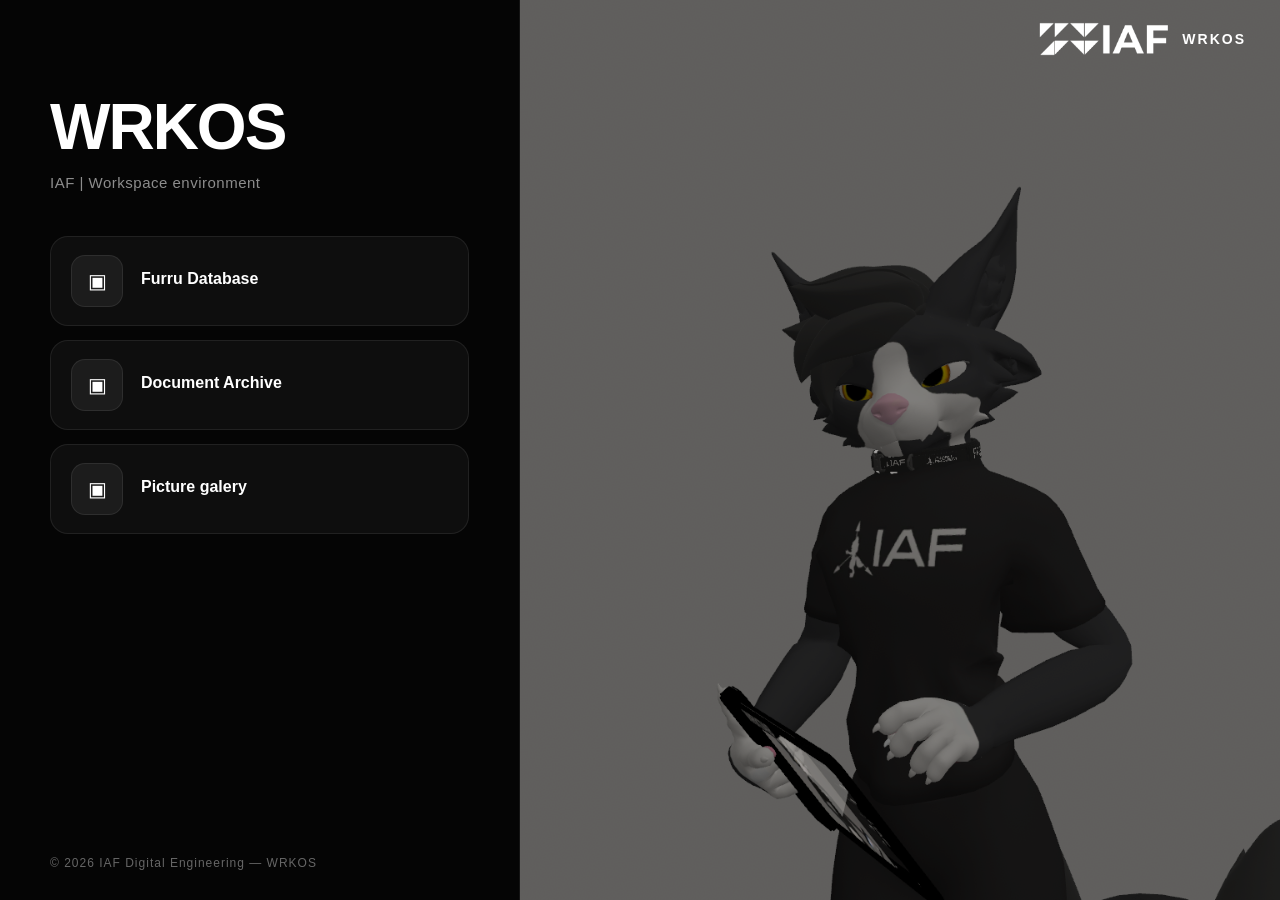
<file: index.html>
<!DOCTYPE html>
<html lang="en">
<head>
<meta charset="UTF-8">
<meta name="viewport" content="width=device-width,initial-scale=1.0">

<title>WRKOS</title>

<link rel="manifest" href="./manifest.json">

<meta name="theme-color" content="#000000">

<meta name="mobile-web-app-capable" content="yes">
<meta name="apple-mobile-web-app-capable" content="yes">
<meta name="apple-mobile-web-app-status-bar-style" content="black">

<link rel="apple-touch-icon" href="./icon-192.png">
<style>
*{
  box-sizing:border-box;
  margin:0;
  padding:0;
}

body{
  font-family:Arial, Helvetica, sans-serif;
  background:#000;
  color:#fff;
  overflow:hidden;
}

/* =========================
   TOPBAR
========================= */
.topbar{
  position:fixed;
  top:0;
  left:0;
  width:100%;
  padding:22px 34px;
  display:flex;
  justify-content:flex-end;
  align-items:center;
  z-index:999;
}

.logo{
  display:flex;
  align-items:center;
  gap:12px;
}

.logo img{
  height:34px;
  width:auto;
}

.logo span{
  font-weight:700;
  letter-spacing:2px;
  font-size:14px;
}

/* =========================
   DESKTOP LAYOUT
========================= */
.hero{
  width:100%;
  height:100vh;
  display:flex;
}

/* UI TRAY */
.hero-right{
  width:520px;
  height:100vh;

  display:flex;
  flex-direction:column;
  justify-content:space-between;

  padding:90px 50px 30px;

  background:#050505;
  border-right:1px solid rgba(255,255,255,.06);
}

/* WRAPPER */
.content{
  display:flex;
  flex-direction:column;
  gap:45px;
}

/* HEADER */
.header h1{
  font-size:64px;
  font-weight:700;
  letter-spacing:-2px;
  margin-bottom:10px;
}

.header p{
  color:#8d8d8d;
  font-size:15px;
  letter-spacing:.5px;
}

/* APPS */
.apps{
  display:flex;
  flex-direction:column;
  gap:14px;
}

.app{
  display:flex;
  align-items:center;
  gap:18px;

  padding:18px 20px;
  border-radius:18px;

  background:rgba(255,255,255,.04);
  border:1px solid rgba(255,255,255,.08);

  cursor:pointer;
  transition:.22s;

  text-decoration:none;
  color:inherit;
}

.app:hover{
  background:rgba(255,255,255,.09);
  transform:translateX(6px);
}

.icon{
  width:52px;
  height:52px;
  border-radius:14px;

  display:flex;
  align-items:center;
  justify-content:center;

  font-size:20px;

  background:rgba(255,255,255,.06);
  border:1px solid rgba(255,255,255,.08);
}

.info h3{
  font-size:16px;
  margin-bottom:4px;
}

.info span{
  font-size:13px;
  color:#8a8a8a;
  line-height:1.4;
}

/* FOOTER (LOCK BOTTOM) */
.footer{
  color:#666;
  font-size:12px;
  letter-spacing:1px;
}

/* =========================
   WALLPAPER
========================= */
.hero-left{
  flex:1;
  position:relative;
  overflow:hidden;
  background:#000;
}

.hero-left img{
  width:100%;
  height:100%;
  object-fit:cover;
  object-position:center;
  display:block;
  filter:grayscale(0) brightness(.65);
}

/* =========================
   MOBILE
========================= */
@media(max-width:900px){

  .hero{
    display:block;
  }

  .hero-left{
    position:absolute;
    inset:0;
    z-index:0;
  }

  .hero-right{
    position:relative;
    z-index:2;

    width:100%;
    height:100vh;

    border:none;
    background:rgba(0,0,0,.72);
    backdrop-filter:blur(12px);
  }

  .header h1{
    font-size:46px;
  }
}
</style>
</head>
<body>

<div class="topbar">
  <div class="logo">
    <img src="iaf-logo.png">
    <span>WRKOS</span>
  </div>
</div>

<section class="hero">

  <!-- UI TRAY -->
  <div class="hero-right">

    <div class="content">

      <div class="header">
        <h1>WRKOS</h1>
        <p>IAF | Workspace environment</p>
      </div>

      <div class="apps">

        <a href="furru/index.html" class="app">
          <div class="icon">▣</div>
          <div class="info">
            <h3>Furru Database</h3>
            <span></span>
          </div>
        </a>

        <a href="archive/index.html" class="app">
          <div class="icon">▣</div>
          <div class="info">
            <h3>Document Archive</h3>
            <span></span>
          </div>
        </a>

        <a href="picture/index.html" class="app">
          <div class="icon">▣</div>
          <div class="info">
            <h3>Picture galery</h3>
            <span></span>
          </div>
        </a>     
              

      </div>

    </div>

    <div class="footer">
      © 2026 IAF Digital Engineering — WRKOS
    </div>

  </div>

  <!-- WALLPAPER -->
  <div class="hero-left">
    <img src="img/pic/Deu.png">
  </div>

</section>
<script>

if("serviceWorker" in navigator){

  window.addEventListener("load", async ()=>{

    try{

      await navigator.serviceWorker.register("./sw.js");

      console.log("WRKOS SW READY");

    }catch(err){

      console.log(err);

    }

  });

}

</script>
</body>
</html>
</file>
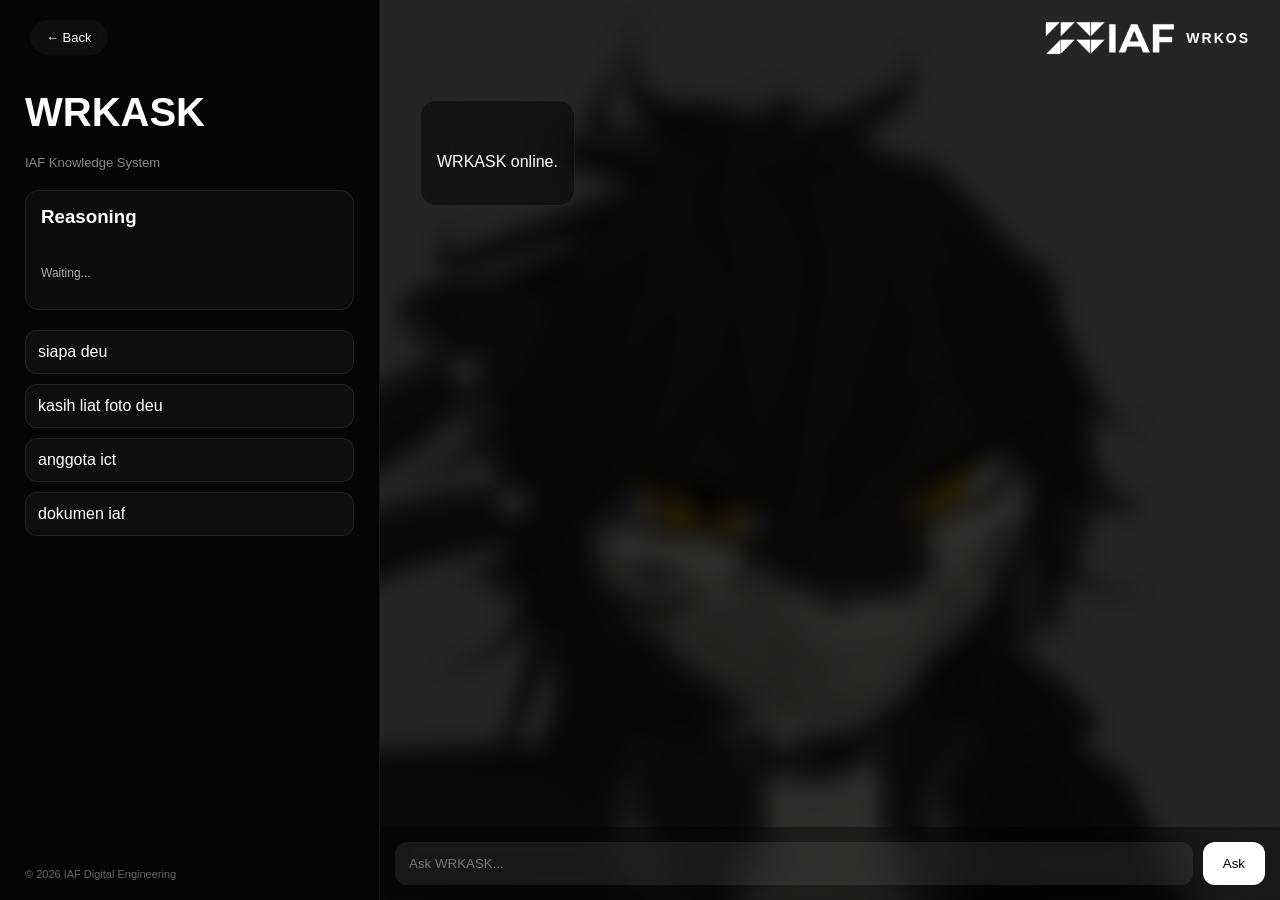
<file: ask/index.html>
<!DOCTYPE html>
<html lang="en">
<head>
<meta charset="UTF-8">
<meta name="viewport" content="width=device-width,initial-scale=1.0">

<title>WRKASK</title>

<style>

*{
box-sizing:border-box;
margin:0;
padding:0;
font-family:Arial,Helvetica,sans-serif;
}

body{
background:#000;
color:#fff;
overflow:hidden;
height:100vh;
}

.topbar{
position:fixed;
top:0;
left:0;
width:100%;
padding:20px 30px;

display:flex;
justify-content:space-between;
align-items:center;

z-index:999;
}

.logo{
display:flex;
align-items:center;
gap:10px;
}

.logo img{
height:34px;
}

.logo span{
font-size:14px;
font-weight:700;
letter-spacing:2px;
}

.back-btn{
text-decoration:none;
color:#fff;

background:rgba(20,20,20,.6);

backdrop-filter:blur(10px);

padding:10px 16px;
border-radius:999px;
font-size:13px;
}

.hero{
display:flex;
height:100vh;
}

/* SIDEBAR */

.hero-right{

width:380px;

padding:90px 25px 20px;

background:#050505;

border-right:
1px solid rgba(255,255,255,.08);

display:flex;
flex-direction:column;
gap:20px;
}

.hero-right h2{
font-size:40px;
}

.hero-right p{
font-size:13px;
color:#888;
}

.reason-box{

background:
rgba(255,255,255,.03);

border:
1px solid rgba(255,255,255,.08);

border-radius:14px;

padding:15px;
}

.reason-box h3{
margin-bottom:10px;
}

#reason{

font-size:12px;
color:#aaa;

white-space:pre-wrap;

max-height:300px;
overflow:auto;
}

.examples{
display:flex;
flex-direction:column;
gap:10px;
}

.example{

padding:12px;

border-radius:12px;

cursor:pointer;

background:
rgba(255,255,255,.04);

border:
1px solid rgba(255,255,255,.08);
}

.example:hover{

background:
rgba(255,255,255,.08);

}

/* CHAT */

.hero-left{
flex:1;
position:relative;
overflow:hidden;
}

/* WALLPAPER */

.hero-left::before{

content:"";

position:absolute;
inset:0;

background:
url("../img/pic/Nami.png")
center/cover;

filter:
blur(10px)
brightness(.25);

transform:
scale(1.05);

}

.messages{

position:absolute;

top:80px;
left:0;
right:0;
bottom:90px;

overflow:auto;

padding:20px 40px;

display:flex;
flex-direction:column;
gap:12px;

}

.msg{

max-width:750px;

padding:16px;

border-radius:16px;

backdrop-filter:
blur(18px);

border:
1px solid rgba(255,255,255,.08);

white-space:pre-wrap;

z-index:2;
}

.bot{

align-self:flex-start;

background:
rgba(0,0,0,.45);

}

.user{

align-self:flex-end;

background:
rgba(255,255,255,.08);

}

.msg img{

width:100%;
max-width:420px;

margin-top:12px;

border-radius:12px;
}

.inputbar{

position:absolute;

left:0;
right:0;
bottom:0;

padding:15px;

display:flex;
gap:10px;

backdrop-filter:
blur(20px);

background:
rgba(0,0,0,.35);

}

.inputbar input{

flex:1;

padding:14px;

border:none;
outline:none;

border-radius:12px;

background:
rgba(255,255,255,.08);

color:white;
}

.inputbar button{

padding:14px 20px;

border:none;

border-radius:12px;

cursor:pointer;

background:white;
color:black;
}

.footer{

margin-top:auto;

font-size:11px;
color:#666;
}

/* MOBILE */

@media(max-width:900px){

.hero-right{
display:none;
}

.messages{
padding:15px;
}

.msg{
max-width:90%;
}

}

</style>
</head>
<body>

<div class="topbar">

<a
href="../index.html"
class="back-btn"
>
← Back
</a>

<div class="logo">

<img src="../iaf-logo.png">

<span>WRKOS</span>

</div>

</div>

<section class="hero">

<!-- SIDEBAR -->

<div class="hero-right">

<h2>WRKASK</h2>

<p>
IAF Knowledge System
</p>

<div class="reason-box">

<h3>Reasoning</h3>

<div id="reason">

Waiting...

</div>

</div>

<div class="examples">

<div
class="example"
onclick="quick('siapa deu')"
>
siapa deu
</div>

<div
class="example"
onclick="quick('kasih liat foto deu')"
>
kasih liat foto deu
</div>

<div
class="example"
onclick="quick('anggota ict')"
>
anggota ict
</div>

<div
class="example"
onclick="quick('dokumen iaf')"
>
dokumen iaf
</div>

</div>

<div class="footer">

© 2026 IAF Digital Engineering

</div>

</div>

<!-- CHAT -->

<div class="hero-left">

<div
id="messages"
class="messages"
>

<div class="msg bot">

WRKASK online.

</div>

</div>

<div class="inputbar">

<input
id="input"
placeholder="Ask WRKASK..."
>

<button onclick="send()">

Ask

</button>

</div>

</div>

</section>

<script src="nlp.js"></script>

<script>

const messages =
document.getElementById(
"messages"
);

function addUser(text){

const div =
document.createElement("div");

div.className =
"msg user";

div.textContent =
text;

messages.appendChild(div);

scrollBottom();

}

function addBot(res){

const div =
document.createElement("div");

div.className =
"msg bot";

div.innerHTML =
res.text || "";

if(res.image){

const img =
document.createElement("img");

img.src =
res.image;

div.appendChild(img);

}

if(res.gallery){

res.gallery
.forEach(src=>{

const img =
document.createElement("img");

img.src =
src;

div.appendChild(img);

});

}

messages.appendChild(div);

scrollBottom();

}

function scrollBottom(){

messages.scrollTop =
messages.scrollHeight;

}

function send(){

const input =
document.getElementById(
"input"
);

const text =
input.value.trim();

if(!text) return;

addUser(text);

const res =
NLP.ask(text);

addBot(res);

document
.getElementById("reason")
.textContent =
JSON.stringify(
res,
null,
2
);

input.value="";

}

function quick(text){

document
.getElementById("input")
.value=text;

send();

}

document
.getElementById("input")
.addEventListener(
"keydown",
e=>{

if(
e.key==="Enter"
){

send();

}

}
);

window.onload =
async()=>{

await NLP.load();

};

</script>

</body>
</html>
</file>
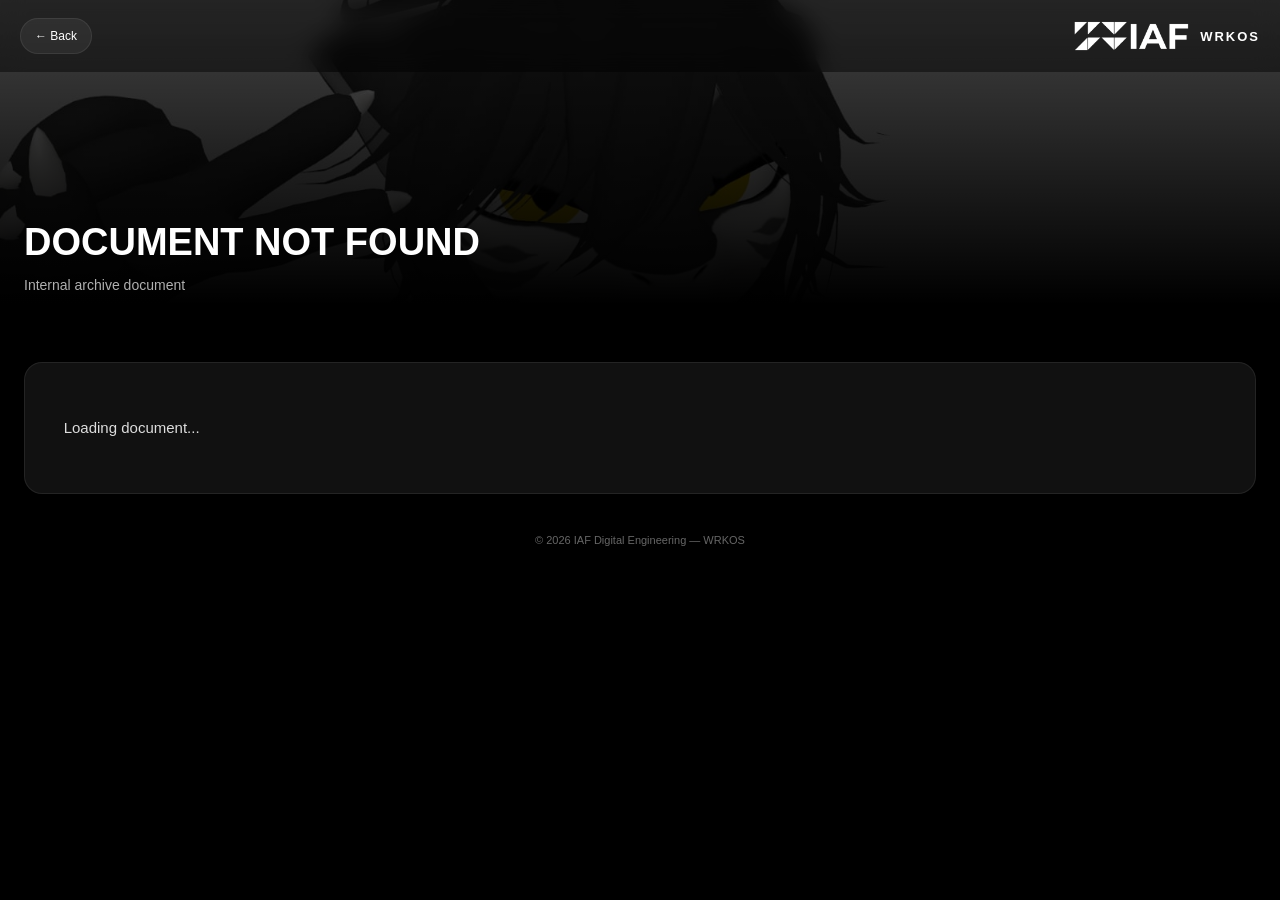
<file: archive/read.html>
<!DOCTYPE html>
<html lang="en">
<head>
<meta charset="UTF-8">
<meta name="viewport" content="width=device-width,initial-scale=1.0">
<title>WRKOS | Read Archive</title>

<style>
*{
  box-sizing:border-box;
  margin:0;
  padding:0;
}

body{
  font-family:Arial, Helvetica, sans-serif;
  background:#000;
  color:#fff;
}

/* =========================
   HERO
========================= */
.hero{
  position:relative;
  height:320px;
  overflow:hidden;
}

.hero img{
  width:100%;
  height:100%;
  object-fit:cover;
  filter:brightness(.65);
}

.hero::after{
  content:"";
  position:absolute;
  inset:0;

  background:
    linear-gradient(
      to top,
      #000 5%,
      rgba(0,0,0,.3)
    );
}

/* =========================
   TOPBAR
========================= */
.topbar{
  position:fixed;
  top:0;
  left:0;
  width:100%;

  padding:18px 20px;

  display:flex;
  justify-content:space-between;
  align-items:center;

  z-index:999;

  background:rgba(0,0,0,.45);
  backdrop-filter:blur(12px);
}

.logo{
  display:flex;
  align-items:center;
  gap:10px;
}

.logo img{
  height:30px;
}

.logo span{
  font-size:13px;
  font-weight:700;
  letter-spacing:2px;
}

.back-btn{
  text-decoration:none;
  color:#fff;

  padding:10px 14px;

  border-radius:999px;

  background:rgba(255,255,255,.06);
  border:1px solid rgba(255,255,255,.08);

  font-size:12px;
}

/* =========================
   HEADER CONTENT
========================= */
.hero-content{
  position:absolute;
  left:24px;
  bottom:24px;
  right:24px;

  z-index:2;
}

.hero-content h1{
  font-size:38px;
  line-height:1.1;
  margin-bottom:10px;
}

.hero-content p{
  color:#b0b0b0;
  line-height:1.6;
  font-size:14px;
}

/* =========================
   MAIN
========================= */
.main{
  padding:24px;

  display:flex;
  flex-direction:column;
  gap:18px;
}

/* =========================
   INFO GRID
========================= */
.info-grid{
  display:grid;
  grid-template-columns:1fr 1fr;
  gap:10px;
}

.info-box{
  background:#111;

  border:1px solid rgba(255,255,255,.08);

  border-radius:14px;

  padding:14px;

  font-size:12px;
  line-height:1.5;

  color:#d0d0d0;
}

/* =========================
   CONTENT
========================= */
.content{
  background:#111;

  border:1px solid rgba(255,255,255,.08);

  border-radius:18px;

  padding:22px;

  line-height:1.9;

  color:#ddd;

  font-size:15px;

  white-space:pre-wrap;
  word-break:break-word;
}

/* =========================
   FOOTER
========================= */
.footer{
  margin-top:20px;

  text-align:center;

  color:#666;

  font-size:11px;
  line-height:1.6;
}
</style>
</head>

<body>

<div class="topbar">

  <a href="index.html" class="back-btn">
    ← Back
  </a>

  <div class="logo">
    <img src="../iaf-logo.png">
    <span>WRKOS</span>
  </div>

</div>

<!-- HERO -->
<section class="hero">

  <img id="bg" src="../img/pic/Nami.png">

  <div class="hero-content">

    <h1 id="title">
      LOADING...
    </h1>

    <p id="desc">
      Internal archive document
    </p>

  </div>

</section>

<!-- MAIN -->
<section class="main">

  <div class="info-grid" id="info"></div>

  <div class="content" id="content">
    Loading document...
  </div>

  <div class="footer">
    © 2026 IAF Digital Engineering — WRKOS
  </div>

</section>

<script>

let database = [];

function parseReg(reg){

  const prefix =
    reg.match(/^[A-Z]+/)?.[0]
    || "UNKNOWN";

  const digits =
    reg.replace(/\D/g,"");

  const number =
    digits.slice(0,3) || "---";

  const raw =
    digits.slice(-8);

  let date = "--/--/----";

  if(raw.length === 8){

    date =
      `${raw.slice(0,2)}/` +
      `${raw.slice(2,4)}/` +
      `${raw.slice(4,8)}`;
  }

  return {
    prefix,
    number,
    date
  };
}

function bgOf(prefix){

  return {

    DOC:"../img/pic/Deu.png",
    FDOC:"../img/pic/Felo.png",
    DLOG:"../img/pic/Fela.png",
    FIMO:"../img/pic/Vix.png",
    REP:"../img/pic/Vix.png"

  }[prefix] || "../img/pic/Nami.png";
}

function labelOf(p){

  return {

    DOC:"DOC",
    FDOC:"FURRU DOC",
    DLOG:"LOG",
    FIMO:"MEMO",
    REP:"REPORT"

  }[p] || p;
}

async function load(){

  const params =
    new URLSearchParams(location.search);

  const id =
    params.get("id");

  const res =
    await fetch("data.json");

  database =
    await res.json();

  const file =
    database.find(x =>
      x.reg_id === id
    );

  if(!file){

    document.getElementById("title")
    .textContent = "DOCUMENT NOT FOUND";

    return;
  }

  const info =
    parseReg(file.reg_id);

  document.getElementById("bg").src =
    bgOf(info.prefix);

  document.getElementById("title").textContent =
    file.title;

  document.getElementById("desc").textContent =
    file.description ||
    "Internal archive document";

  document.getElementById("info").innerHTML = `

    <div class="info-box">
      REG-ID<br>
      ${file.reg_id}
    </div>

    <div class="info-box">
      CATEGORY<br>
      ${labelOf(info.prefix)}
    </div>

    <div class="info-box">
      DOCUMENT NO<br>
      ${info.number}
    </div>

    <div class="info-box">
      DATE<br>
      ${info.date}
    </div>
  `;

  document.getElementById("content").innerHTML =
    (file.content || "No content available")
    .replace(/\n/g,"<br>");
}

load();

</script>

</body>
</html>
</file>
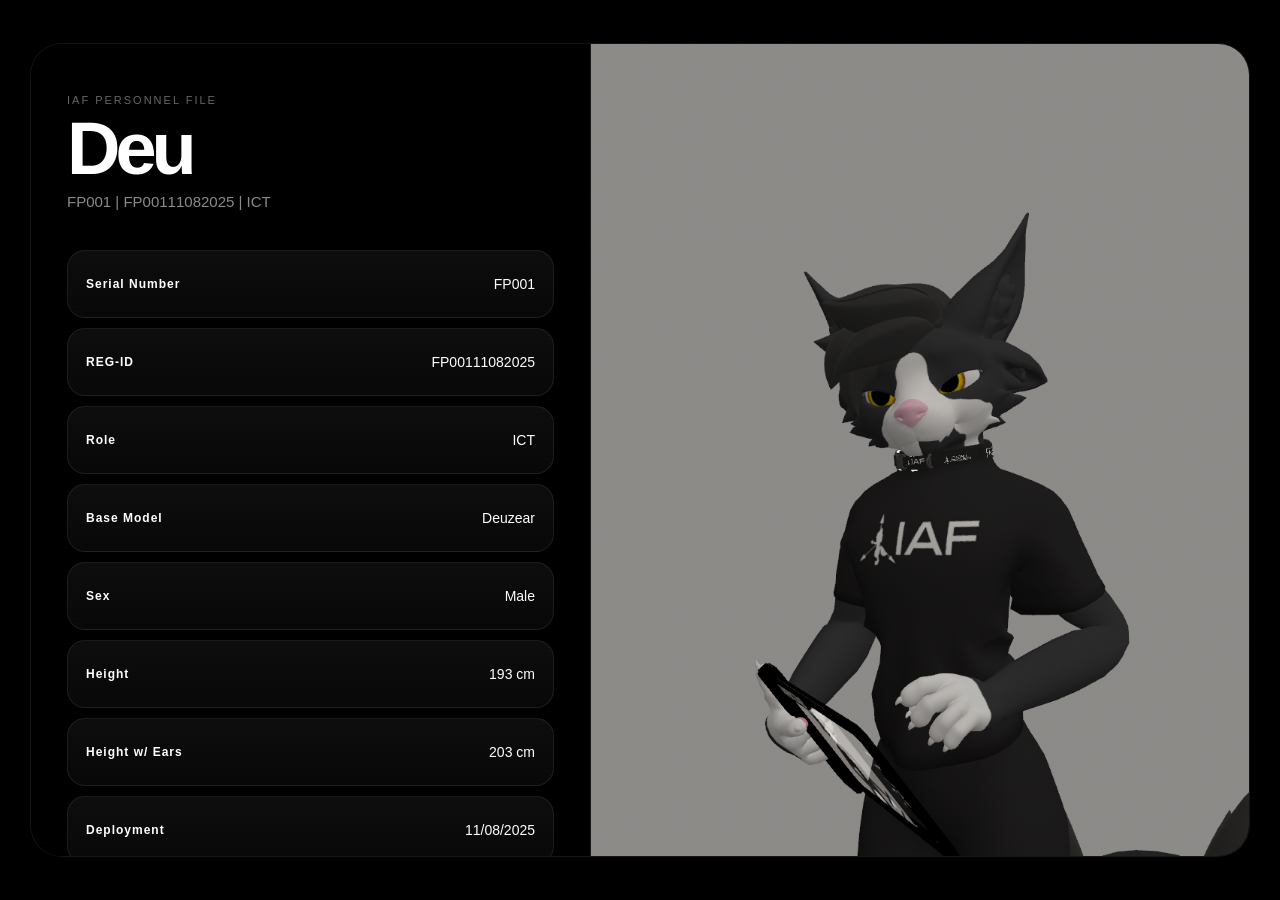
<file: furru/id.html>
<!DOCTYPE html>
<html lang="id">
<head>
<meta charset="UTF-8">
<meta name="viewport" content="width=device-width, initial-scale=1.0">

<title>FP001 | IAF</title>

<style>
*{
  margin:0;
  padding:0;
  box-sizing:border-box;
}

body{
  background:#000;
  font-family:Arial, Helvetica, sans-serif;
  color:#fff;

  min-height:100vh;

  display:flex;
  align-items:center;
  justify-content:center;

  padding:30px;
}

/* =========================
   MAIN CARD
========================= */
.id-shell{

  width:min(1500px, 100%);

  aspect-ratio:3/2;

  background:#000;

  border-radius:32px;

  overflow:hidden;

  position:relative;

  border:
    1px solid rgba(255,255,255,.08);

  box-shadow:
    0 0 80px rgba(0,0,0,.6);

  display:flex;
}

/* =========================
   LEFT PANEL
========================= */
.hero-info{

  width:560px;
  height:100%;

  background:#000;

  border-right:
    1px solid rgba(255,255,255,.10);

  display:flex;
  flex-direction:column;
  justify-content:space-between;

  padding:50px 36px 30px;

  position:relative;
  z-index:2;

  overflow:hidden;
}

/* subtle scanline */
.hero-info::before{
  content:"";
  position:absolute;
  inset:0;

  background:
    repeating-linear-gradient(
      0deg,
      rgba(255,255,255,.014) 0px,
      rgba(255,255,255,.014) 1px,
      transparent 1px,
      transparent 4px
    );

  opacity:.2;
  pointer-events:none;
}

/* =========================
   HEADER
========================= */
.header-top{
  display:flex;
  flex-direction:column;
  gap:10px;
}

.unit-label{
  font-size:11px;
  letter-spacing:2px;
  color:#666;
}

.hero-info h1{
  font-size:74px;
  line-height:.88;
  letter-spacing:-5px;
}

.subtitle{
  font-size:15px;
  color:#8a8a8a;
  line-height:1.5;
}

/* =========================
   INFO CARD
========================= */
.hero-card{

  margin-top:36px;

  display:flex;
  flex-direction:column;
  gap:10px;
}

.field{

  display:flex;
  justify-content:space-between;
  align-items:center;

  padding:16px 18px;

  min-height:68px;

  border-radius:18px;

  background:
    linear-gradient(
      180deg,
      rgba(255,255,255,.05),
      rgba(255,255,255,.03)
    );

  border:
    1px solid rgba(255,255,255,.08);

  transition:.22s;
}

.field:hover{

  transform:translateX(6px);

  border-color:
    rgba(255,255,255,.18);

  background:
    linear-gradient(
      180deg,
      rgba(255,255,255,.08),
      rgba(255,255,255,.04)
    );
}

.field strong{

  font-size:12px;

  letter-spacing:1px;

  color:#ffffff;

  font-weight:600;
}

.field span{

  font-size:14px;

  color:#fff;

  text-align:right;
}

/* =========================
   FOOTER
========================= */
.footer{

  margin-top:24px;

  padding-top:20px;

  border-top:
    1px solid rgba(255,255,255,.06);

  display:flex;
  justify-content:space-between;
  align-items:center;
}

.footer-left{
  display:flex;
  flex-direction:column;
  gap:4px;
}

.footer-left strong{
  font-size:12px;
  letter-spacing:1px;
}

.footer-left span{
  font-size:11px;
  color:#666;
}

.status-dot{

  width:10px;
  height:10px;

  border-radius:50%;

  background:#fff;

  box-shadow:
    0 0 12px rgba(255,255,255,.8);
}

/* =========================
   RIGHT IMAGE
========================= */
.hero-photo{

  flex:1;

  position:relative;

  overflow:hidden;

  background:#000;
}

.hero-photo img{

  width:100%;
  height:100%;

  object-fit:cover;
  object-position:center;

  filter:
    brightness(.95)
    contrast(1.04);
}



/* =========================
   MOBILE
========================= */
@media(max-width:900px){

  body{
    padding:0;
  }

  .id-shell{

    width:100%;
    height:100vh;

    aspect-ratio:auto;

    border-radius:0;
  }

  .hero-photo{
    position:absolute;
    inset:0;
  }

  .hero-info{

    width:100%;
    height:100%;

    position:relative;

    background:
      rgba(0,0,0,.72);

    backdrop-filter:blur(14px);

    border:none;
  }

  .hero-info h1{
    font-size:54px;
  }

}
</style>
</head>

<body>

<div class="id-shell">

  <!-- LEFT INFO -->
  <div class="hero-info">

    <div>

      <div class="header-top">

        <div class="unit-label">
          IAF PERSONNEL FILE
        </div>

        <h1 id="unit-name">
          FP001
        </h1>

        <p class="subtitle" id="subtitle">
          UNIT INFORMATION
        </p>

      </div>

      <div class="hero-card" id="info-card">
      </div>

    </div>

    <div class="footer">

      <div class="footer-left">
        <strong>PERSONNEL ONLINE</strong>
        <span>IAF Digital Engineering</span>
      </div>

      <div class="status-dot"></div>

    </div>

  </div>

  <!-- RIGHT IMAGE -->
  <div class="hero-photo">
    <img src="" alt="">
  </div>

</div>

<script>
function getUnitID(){

  const params =
    new URLSearchParams(window.location.search);

  return params.get("id") || "FP001";
}

async function loadFP(){

  const unitID = getUnitID();

  try{

    const response =
      await fetch("data.json");

    if(!response.ok){
      throw new Error("Fetch gagal");
    }

    const data =
      await response.json();

    const fp =
      data?.personnel?.[unitID]
      || data?.personnel?.["FP001"];

    if(!fp){
      throw new Error("Data kosong");
    }

    updateHero(fp);

  }catch(err){

    console.error(err);

    document.getElementById(
      "unit-name"
    ).textContent = "ERROR";
  }
}

function updateHero(fp){

  const heroImg =
    document.querySelector(".hero-photo img");

  const heroTitle =
    document.getElementById("unit-name");

  const heroSub =
    document.getElementById("subtitle");

  const infoCard =
    document.getElementById("info-card");

  let imgPath =
    fp.profile || "img/default.png";

  if(
    !imgPath.startsWith("http")
    &&
    !imgPath.startsWith("/")
  ){
    imgPath = "../" + imgPath;
  }

  heroImg.src = imgPath;
  heroImg.alt = fp.name || "profile";

  heroTitle.textContent =
    fp.name
    || fp.sn
    || "UNKNOWN";

  heroSub.textContent =
    fp.sn + " | " + fp.reg + " | " + fp.role
    || `${fp.sn} | ${fp.reg}`;

  const fields = [

    ["Serial Number", fp.sn],

    ["REG-ID", fp.reg],

    ["Role", fp.role],

    ["Base Model", fp.model],

    ["Sex", fp.sex],

    [
      "Height",
      fp.height_no_ears
      ? fp.height_no_ears + " cm"
      : null
    ],

    [
      "Height w/ Ears",
      fp.height_with_ears
      ? fp.height_with_ears + " cm"
      : null
    ],

    ["Deployment", fp.deploy]

  ];

  infoCard.innerHTML = "";

  fields.forEach(([label, value])=>{

    if(!value) return;

    const div =
      document.createElement("div");

    div.className = "field";

    div.innerHTML = `
      <strong>${label}</strong>
      <span>${value}</span>
    `;

    infoCard.appendChild(div);

  });

  document.title =
    `${fp.sn || "Unit"} | IAF`;

  console.log("Loaded:", fp);
}

loadFP();
</script>

</body>
</html>
</file>
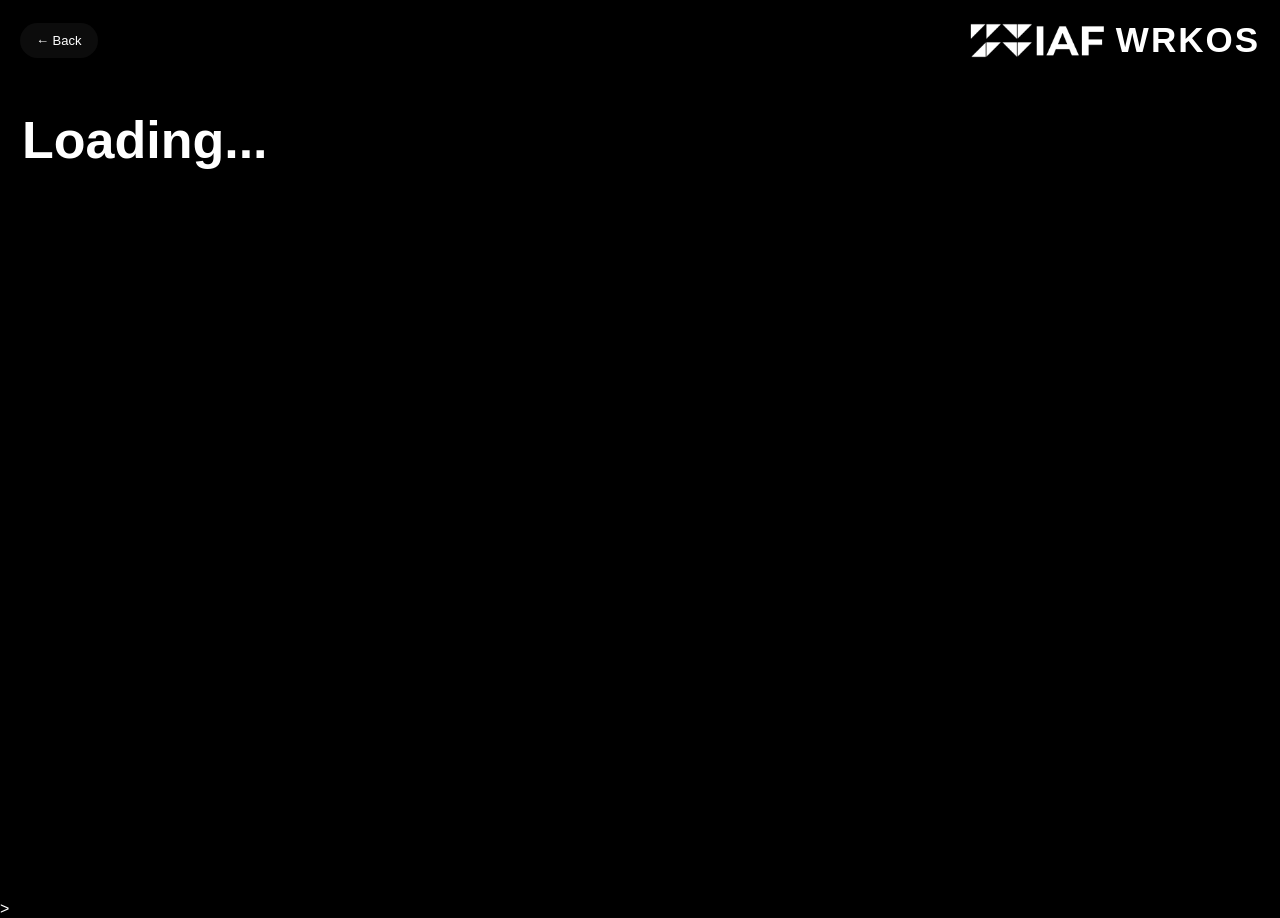
<file: furru/profile.html>
<!DOCTYPE html>
<html lang="en">
<head>
<meta charset="UTF-8">
<meta name="viewport" content="width=device-width,initial-scale=1.0">
<title>WRKOS | Profile</title>

<style>

*{
  box-sizing:border-box;
  margin:0;
  padding:0;
}

body{
  font-family:Arial, Helvetica, sans-serif;
  background:#000;
  color:#fff;
}

/* =========================
   HERO
========================= */

.hero{
  position:relative;
  width:100%;
  min-height:100vh;
  overflow:hidden;
}

.hero img.bg{
  position:fixed;
  inset:0;

  width:100%;
  height:100%;

  object-fit:cover;

  filter:
    brightness(.45)
    blur(2px);

  transform:scale(1.05);

  z-index:-2;
}

.hero::after{
  content:"";
  position:fixed;
  inset:0;

  background:
    linear-gradient(
      to top,
      rgba(0,0,0,.95),
      rgba(0,0,0,.45)
    );

  z-index:-1;
}

/* =========================
   TOPBAR
========================= */

.topbar{
  position:fixed;
  top:0;
  left:0;
  width:100%;

  padding:20px;

  display:flex;
  justify-content:space-between;
  align-items:center;

  z-index:999;
}

.back-btn{
  text-decoration:none;
  color:#fff;

  background:rgba(20,20,20,.6);
  backdrop-filter:blur(10px);

  padding:10px 16px;
  border-radius:999px;

  font-size:13px;
}

.logo{
  display:flex;
  align-items:center;
  gap:10px;
}

.logo img{
  height:35px;
}

.logo span{
  font-size:35px;
  font-weight:700;
  letter-spacing:2px;
}

/* =========================
   CONTENT
========================= */

.content{
  padding:
    110px
    22px
    40px;
}

h1{
  font-size:52px;
  margin-bottom:10px;
}

.desc{
  color:#bbb;
  line-height:1.6;
  margin-bottom:22px;
}

/* =========================
   INFO GRID
========================= */

.info-grid{
  display:grid;
  grid-template-columns:1fr;
  gap:10px;

  margin-bottom:24px;
}

.info-box{
  background:rgba(0,0,0,.45);

  backdrop-filter:blur(10px);

  border:
    1px solid
    rgba(255,255,255,.08);

  padding:14px;
  border-radius:12px;

  font-size:13px;
}

/* =========================
   GALLERY
========================= */

.gallery{
  display:flex;
  flex-direction:column;
  gap:12px;
}

.gallery img{
  width:100%;
  border-radius:14px;
  object-fit:cover;
}

/* =========================
   VIEWER
========================= */

.viewer{
  position:fixed;
  inset:0;

  display:none;
  z-index:9999;
}

.viewer::before{
  content:"";
  position:absolute;
  inset:0;

  background:rgba(0,0,0,.88);
  backdrop-filter:blur(12px);
}

.viewer img{
  position:absolute;
  left:50%;
  top:50%;

  transform:
    translate(-50%,-50%);

  width:92%;
  max-height:90%;

  object-fit:contain;
}

</style>
</head>

<body>

<div class="hero">

  <img class="bg" id="bg">

  <div class="topbar">

    <a
      class="back-btn"
      href="index.html"
    >
      ← Back
    </a>

    <div class="logo">
      <img src="../iaf-logo.png">
      <span>WRKOS</span>
    </div>

  </div>

  <div class="content">

    <h1 id="name">
      Loading...
    </h1>

    <div
      class="desc"
      id="desc"
    ></div>

    <div
      class="info-grid"
      id="info"
    ></div>

    <div
      class="gallery"
      id="gallery"
    ></div>

  </div>

</div>

<div
  class="viewer"
  id="viewer"
  onclick="this.style.display='none'"
>
  <img id="viewerImg">
</div>

<script>

async function load(){

  const params =
    new URLSearchParams(location.search);

  const id = params.get("id");

  const res =
    await fetch("data.json");

  const data =
    await res.json();

  const fp =
    data.personnel[id];

  if(!fp) return;

  document.getElementById("bg").src =
    fp.profile;

  document.getElementById("name").textContent =
    fp.name;

  document.getElementById("desc").textContent =
    fp.sn + " | " + fp.reg + " | " + fp.role
    fp.model;

  const info =
    document.getElementById("info");

  [
    ["SN", fp.sn],
    ["REG", fp.reg],
    ["Model", fp.model],
    ["Sex", fp.sex],
    ["Role", fp.role],
    ["Height", fp.height_no_ears+" cm"],
    ["Height + Ear", fp.height_with_ears+" cm"],
  ].forEach(f=>{

    if(!f[1]) return;

    const box =
      document.createElement("div");

    box.className =
      "info-box";

    box.textContent =
      `${f[0]}: ${f[1]}`;

    info.appendChild(box);
  });

  const gallery =
    document.getElementById("gallery");

  [
    fp.profile,
    ...(fp.outfits || [])
  ].forEach(img=>{

    const i =
      document.createElement("img");

    i.src = img;

    i.onclick = ()=>{

      document.getElementById(
        "viewerImg"
      ).src = img;

      document.getElementById(
        "viewer"
      ).style.display = "block";
    };

    gallery.appendChild(i);
  });
}

load();

</script>

</body>
</html>>
</file>
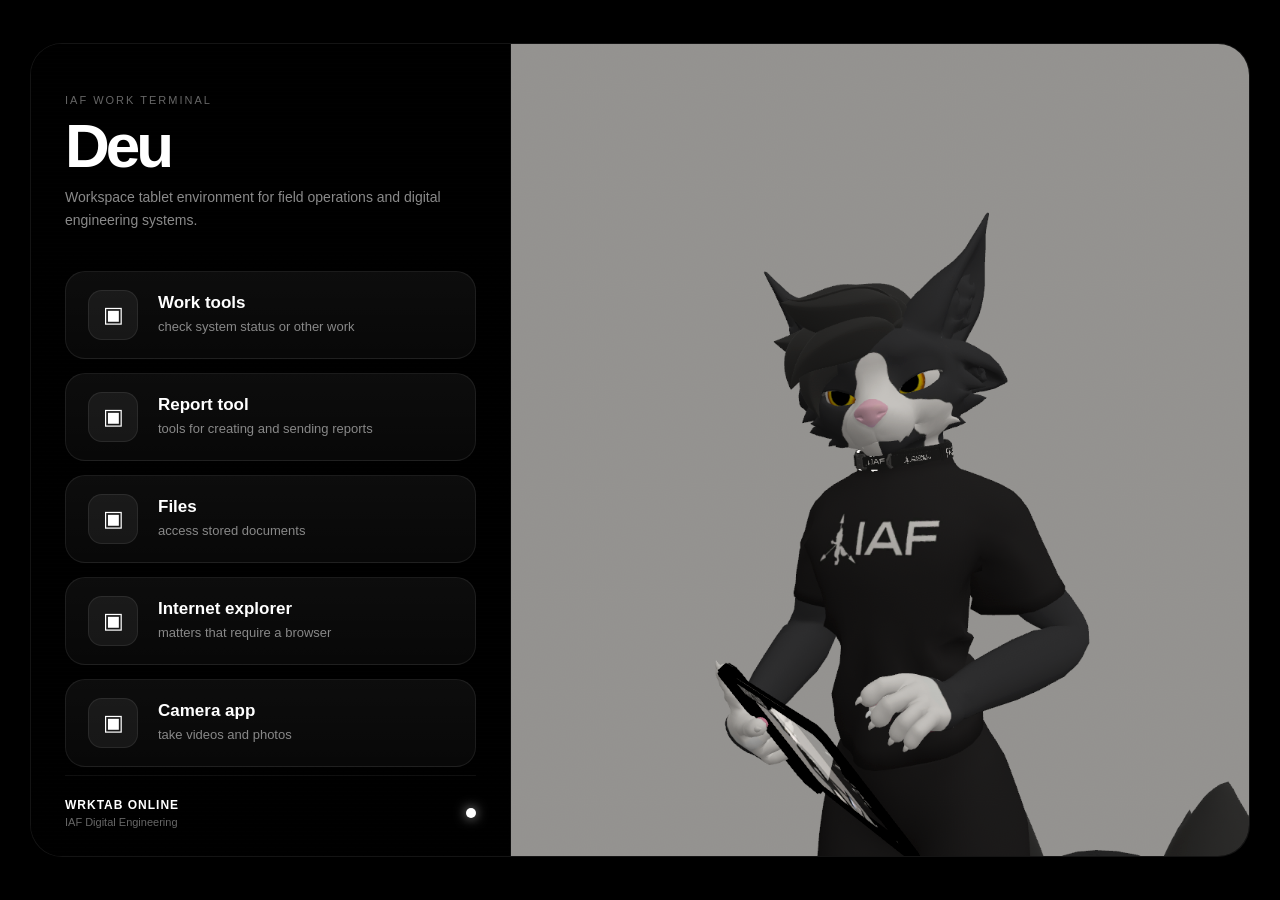
<file: furru/tab.html>
<!DOCTYPE html>
<html lang="id">
<head>
<meta charset="UTF-8">
<meta name="viewport" content="width=device-width, initial-scale=1.0">
<title>IAF Tablet</title>

<style>
*{
  margin:0;
  padding:0;
  box-sizing:border-box;
}

body{
  background:#000;
  font-family:Arial, Helvetica, sans-serif;
  color:#fff;

  min-height:100vh;

  display:flex;
  align-items:center;
  justify-content:center;

  padding:30px;
}

/* =========================
   MAIN TABLET CARD
========================= */
.tablet-shell{

  width:min(1500px, 100%);

  aspect-ratio:3/2;

  background:#000;

  border-radius:32px;

  overflow:hidden;

  position:relative;

  border:
    1px solid rgba(255,255,255,.08);

  box-shadow:
    0 0 80px rgba(0,0,0,.6);

  display:flex;
}

/* =========================
   LEFT UI PANEL
========================= */
.app-panel{

  width:480px;
  height:100%;

  display:flex;
  flex-direction:column;
  justify-content:space-between;

  padding:50px 34px 28px;

  background:#000;

  border-right:
    1px solid rgba(255,255,255,.06);

  position:relative;
  z-index:2;

  border-right:
    1px solid rgba(255,255,255,.06);

  position:relative;
  z-index:2;
}

/* subtle texture */
.app-panel::before{
  content:"";
  position:absolute;
  inset:0;

  background:
    repeating-linear-gradient(
      0deg,
      rgba(255,255,255,.015) 0px,
      rgba(255,255,255,.015) 1px,
      transparent 1px,
      transparent 4px
    );

  opacity:.18;
  pointer-events:none;
}

/* =========================
   HEADER
========================= */
.panel-header{
  display:flex;
  flex-direction:column;
  gap:12px;
}

.panel-header small{
  color:#666;
  letter-spacing:2px;
  font-size:11px;
}

.panel-header h1{
  font-size:62px;
  line-height:.9;
  letter-spacing:-4px;
}

.panel-header p{
  color:#8a8a8a;
  font-size:14px;
  line-height:1.6;
}

/* =========================
   APP LIST
========================= */
.app-list{
  display:flex;
  flex-direction:column;
  gap:14px;

  margin-top:40px;
}

/* =========================
   KEEP CARD SIZE
========================= */
.app-item{

  display:flex;
  align-items:center;

  gap:20px;

  padding:18px 22px;

  min-height:86px;

  border-radius:20px;

  background:
    linear-gradient(
      180deg,
      rgba(255,255,255,.05),
      rgba(255,255,255,.03)
    );

  border:
    1px solid rgba(255,255,255,.08);

  transition:.22s;

  cursor:pointer;

  position:relative;
  overflow:hidden;
}

.app-item::before{
  content:"";
  position:absolute;
  inset:0;

  background:
    linear-gradient(
      90deg,
      rgba(255,255,255,.04),
      transparent 40%
    );

  opacity:0;
  transition:.25s;
}

.app-item:hover{
  transform:translateX(6px);

  border-color:
    rgba(255,255,255,.18);

  background:
    linear-gradient(
      180deg,
      rgba(255,255,255,.08),
      rgba(255,255,255,.04)
    );
}

.app-item:hover::before{
  opacity:1;
}

/* =========================
   ICON
========================= */
.app-icon{

  width:50px;
  height:50px;

  flex-shrink:0;

  border-radius:14px;

  display:flex;
  align-items:center;
  justify-content:center;

  font-size:22px;

  background:
    rgba(255,255,255,.06);

  border:
    1px solid rgba(255,255,255,.08);
}

/* =========================
   APP TEXT
========================= */
.app-info h3{
  margin:0 0 4px;
  font-size:17px;
}

.app-info span{
  font-size:13px;
  color:#888;
  line-height:1.4;
}

/* =========================
   FOOTER
========================= */
.footer{
  padding-top:22px;

  border-top:
    1px solid rgba(255,255,255,.06);

  display:flex;
  justify-content:space-between;
  align-items:center;
}

.footer-left{
  display:flex;
  flex-direction:column;
  gap:4px;
}

.footer-left strong{
  font-size:12px;
  letter-spacing:1px;
}

.footer-left span{
  font-size:11px;
  color:#666;
}

.status-dot{
  width:10px;
  height:10px;

  border-radius:50%;

  background:#fff;

  box-shadow:
    0 0 12px rgba(255,255,255,.7);
}

/* =========================
   HERO IMAGE
========================= */
.hero-photo{
  flex:1;
  position:relative;
  overflow:hidden;
}

.hero-photo img{
  width:100%;
  height:100%;

  object-fit:cover;
  object-position:center;

  filter:
    
    brightness(1)
    contrast(1.05);
}


/* =========================
   MOBILE
========================= */
@media(max-width:900px){

  body{
    padding:0;
  }

  .tablet-shell{

    width:100%;
    height:100vh;

    aspect-ratio:auto;

    border-radius:0;
  }

  .app-panel{
    width:100%;

    position:absolute;
    inset:0;

    background:
      rgba(0,0,0,.72);

    backdrop-filter:blur(12px);

    z-index:2;
  }

  .panel-header h1{
    font-size:48px;
  }

}
</style>
</head>

<body>

<div class="tablet-shell">

  <!-- UI PANEL -->
  <div class="app-panel">

    <div>

      <div class="panel-header">

        <small>
          IAF WORK TERMINAL
        </small>

        <h1 id="unit-name">
          WRKTAB
        </h1>

        <p>
          Workspace tablet environment for field operations
          and digital engineering systems.
        </p>

      </div>

      <div class="app-list">

        <div class="app-item">
          <div class="app-icon">▣</div>

          <div class="app-info">
            <h3>Work tools</h3>
            <span>check system status or other work</span>
          </div>
        </div>

        <div class="app-item">
          <div class="app-icon">▣</div>

          <div class="app-info">
            <h3>Report tool</h3>
            <span>tools for creating and sending reports</span>
          </div>
        </div>

        <div class="app-item">
          <div class="app-icon">▣</div>

          <div class="app-info">
            <h3>Files</h3>
            <span>access stored documents</span>
          </div>
        </div>

        <div class="app-item">
          <div class="app-icon">▣</div>

          <div class="app-info">
            <h3>Internet explorer</h3>
            <span>matters that require a browser</span>
          </div>
        </div>

        <div class="app-item">
          <div class="app-icon">▣</div>

          <div class="app-info">
            <h3>Camera app</h3>
            <span>take videos and photos</span>
          </div>
        </div>

      </div>

    </div>

    <div class="footer">

      <div class="footer-left">
        <strong>WRKTAB ONLINE</strong>
        <span>IAF Digital Engineering</span>
      </div>

      <div class="status-dot"></div>

    </div>

  </div>

  <!-- WALLPAPER -->
  <div class="hero-photo">
    <img src="" alt="">
  </div>

</div>

<script>
function getUnitID(){

  const params =
    new URLSearchParams(window.location.search);

  return params.get("id") || "FP001";
}

async function loadFP(){

  const unitID = getUnitID();

  try{

    const response =
      await fetch("data.json");

    if(!response.ok){
      throw new Error("JSON gagal di-load");
    }

    const data =
      await response.json();

    const fp =
      data?.personnel?.[unitID]
      || data?.personnel?.["FP001"];

    if(!fp){
      throw new Error("Data tidak ditemukan");
    }

    updateUI(fp);

  }catch(err){

    console.error("ERROR:", err);

    document.getElementById(
      "unit-name"
    ).textContent = "ERROR";
  }
}

function updateUI(fp){

  const img =
    document.querySelector(".hero-photo img");

  const name =
    document.getElementById("unit-name");

  let imgPath =
    fp.profile || "img/default.png";

  if(
    !imgPath.startsWith("http")
    &&
    !imgPath.startsWith("/")
  ){
    imgPath = "../" + imgPath;
  }

  img.src = imgPath;
  img.alt = fp.name || "profile";

  name.textContent =
    fp.name
    || fp.sn
    || "IAF Tablet";

  document.title =
    `${fp.sn || "Unit"} | IAF Tablet`;

  console.log("Loaded:", fp);
}

loadFP();
</script>

</body>
</html>
</file>
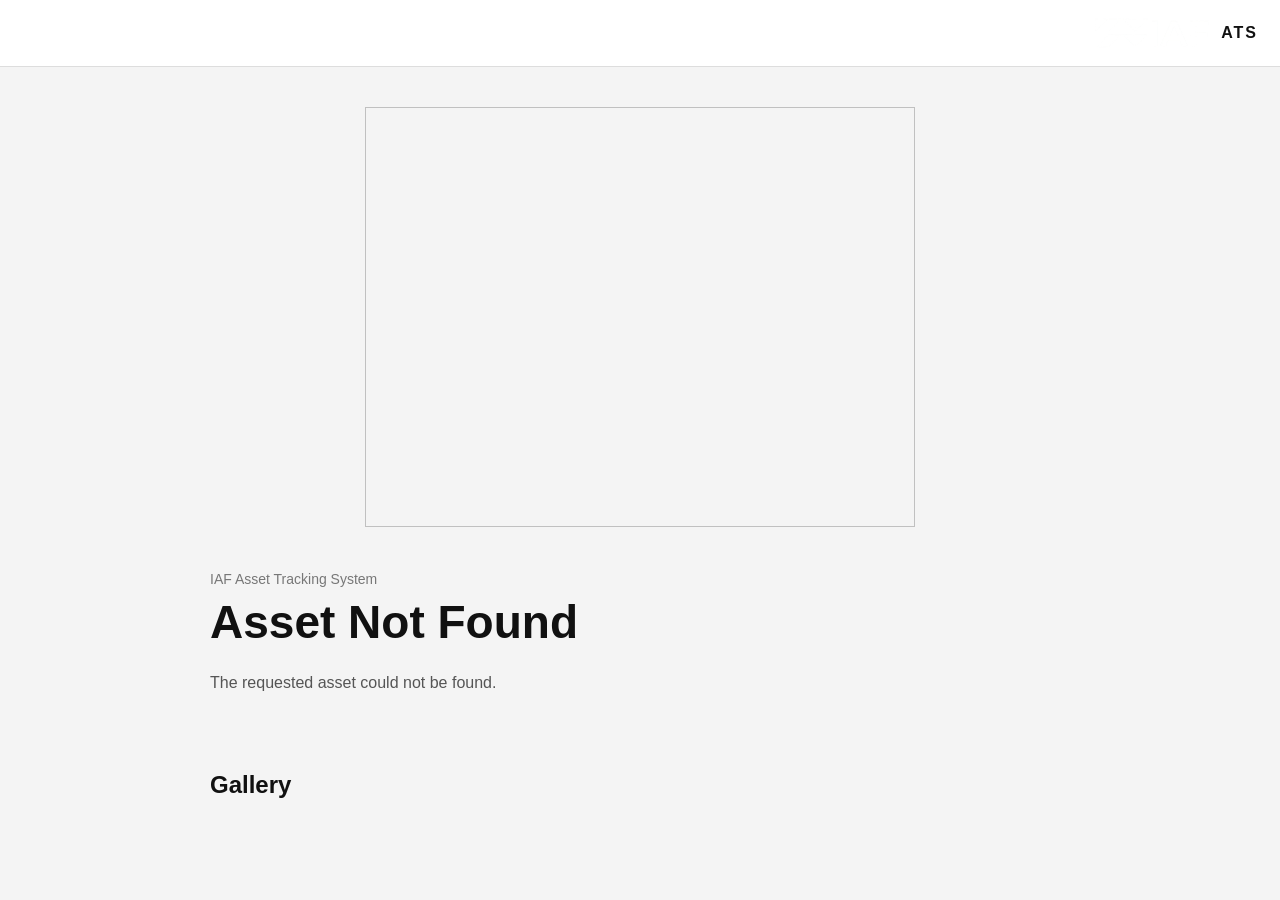
<file: furru/test.html>
<!DOCTYPE html>
<html lang="en">
<head>
<meta charset="UTF-8">
<meta name="viewport" content="width=device-width,initial-scale=1">

<title>IAF ATS</title>

<style>

*{
    margin:0;
    padding:0;
    box-sizing:border-box;
}

body{
    font-family:Arial,Helvetica,sans-serif;
    background:#f4f4f4;
    color:#111;
}

.topbar{

    position:sticky;
    top:0;

    display:flex;
    justify-content:space-between;
    align-items:center;

    padding:18px 22px;

    background:#fff;
    border-bottom:1px solid #ddd;

    z-index:10;
}

.back{

    text-decoration:none;
    color:#111;
    font-size:14px;

}

.logo{

    display:flex;
    align-items:center;
    gap:10px;

}

.logo img{

    height:30px;

}

.logo span{

    font-weight:bold;
    letter-spacing:2px;

}

.hero{

    padding:40px 20px;
    text-align:center;

}

.hero img{

    width:100%;
    max-width:550px;
    height:420px;

    object-fit:contain;

}

.content{

    max-width:900px;
    margin:auto;
    padding:0 20px 50px;

}

.type{

    color:#777;
    font-size:14px;
    margin-bottom:8px;

}

h1{

    font-size:46px;

}

.reg{

    color:#777;
    margin-top:8px;
    margin-bottom:20px;

}

.desc{

    line-height:1.7;
    color:#555;
    margin-bottom:35px;

}

.grid{

    display:grid;
    gap:15px;

    grid-template-columns:
    repeat(auto-fit,minmax(220px,1fr));

}

.card{

    background:white;

    border:1px solid #e4e4e4;

    border-radius:14px;

    padding:18px;

}

.card small{

    display:block;
    color:#777;
    margin-bottom:8px;

}

.card b{

    font-size:18px;

}

.gallery{

    margin-top:40px;

}

.gallery h2{

    margin-bottom:20px;

}

.images{

    display:grid;

    grid-template-columns:
    repeat(auto-fill,minmax(180px,1fr));

    gap:15px;

}

.images img{

    width:100%;
    border-radius:12px;
    cursor:pointer;

    aspect-ratio:1;

    object-fit:cover;

    transition:.2s;

}

.images img:hover{

    transform:scale(1.02);

}

.viewer{

    position:fixed;
    inset:0;

    background:rgba(0,0,0,.85);

    display:none;

    justify-content:center;
    align-items:center;

    z-index:999;

}

.viewer img{

    max-width:90%;
    max-height:90%;

}

</style>
</head>
<body>

<div class="topbar">

<a class="back" href="index.html">

</a>

<div class="logo">

<img src="../iaf-logo.png">

<span>ATS</span>

</div>

</div>


<div class="hero">

<img id="profile">

</div>


<div class="content">

<div class="type">
IAF Asset Tracking System
</div>

<h1 id="name">
Loading...
</h1>

<div class="reg" id="reg"></div>

<div class="desc" id="desc"></div>

<div class="grid" id="info"></div>

<div class="gallery">

<h2>Gallery</h2>

<div class="images" id="gallery"></div>

</div>

</div>


<div
class="viewer"
id="viewer"
onclick="this.style.display='none'"
>

<img id="viewerImg">

</div>


<script>

async function load(){

    const id =
        new URLSearchParams(location.search)
        .get("id");

    const data =
        await fetch("data.json")
        .then(r=>r.json());

    // Cari berdasarkan key ATAU REG-ID
    let fp = data.personnel[id];

    if(!fp){

        fp = Object.values(data.personnel)
            .find(p=>p.reg===id);

    }

    if(!fp){

        document.getElementById("name").textContent =
            "Asset Not Found";

        document.getElementById("desc").textContent =
            "The requested asset could not be found.";

        return;

    }

    // Hero Image
    profile.src = fp.profile;

    // Header
    name.textContent = fp.name;
    reg.textContent = fp.reg;

    // Description
    desc.textContent =
        fp.description

    // Info Card
    const fields = [

        ["Serial Number", fp.sn],
        ["Model", fp.model],
        ["Role", fp.role],
        ["Deploy", fp.deploy],
        ["Sex", fp.sex],

        [
            "Height",
            fp.height_no_ears
                ? fp.height_no_ears + " cm"
                : null
        ],

        [
            "Height (Ear)",
            fp.height_with_ears
                ? fp.height_with_ears + " cm"
                : null
        ]

    ];

    info.innerHTML = "";

    fields.forEach(f=>{

        if(!f[1]) return;

        info.innerHTML += `

        <div class="card">

            <small>${f[0]}</small>

            <b>${f[1]}</b>

        </div>

        `;

    });

    // Gallery
    gallery.innerHTML = "";

    [
        fp.profile,
        ...(fp.outfits || [])

    ].forEach(img=>{

        gallery.innerHTML += `

        <img
            src="${img}"
            onclick="
                viewer.style.display='flex';
                viewerImg.src='${img}'
            "
        >

        `;

    });

}

load();

</script>

</body>
</html>
</file>
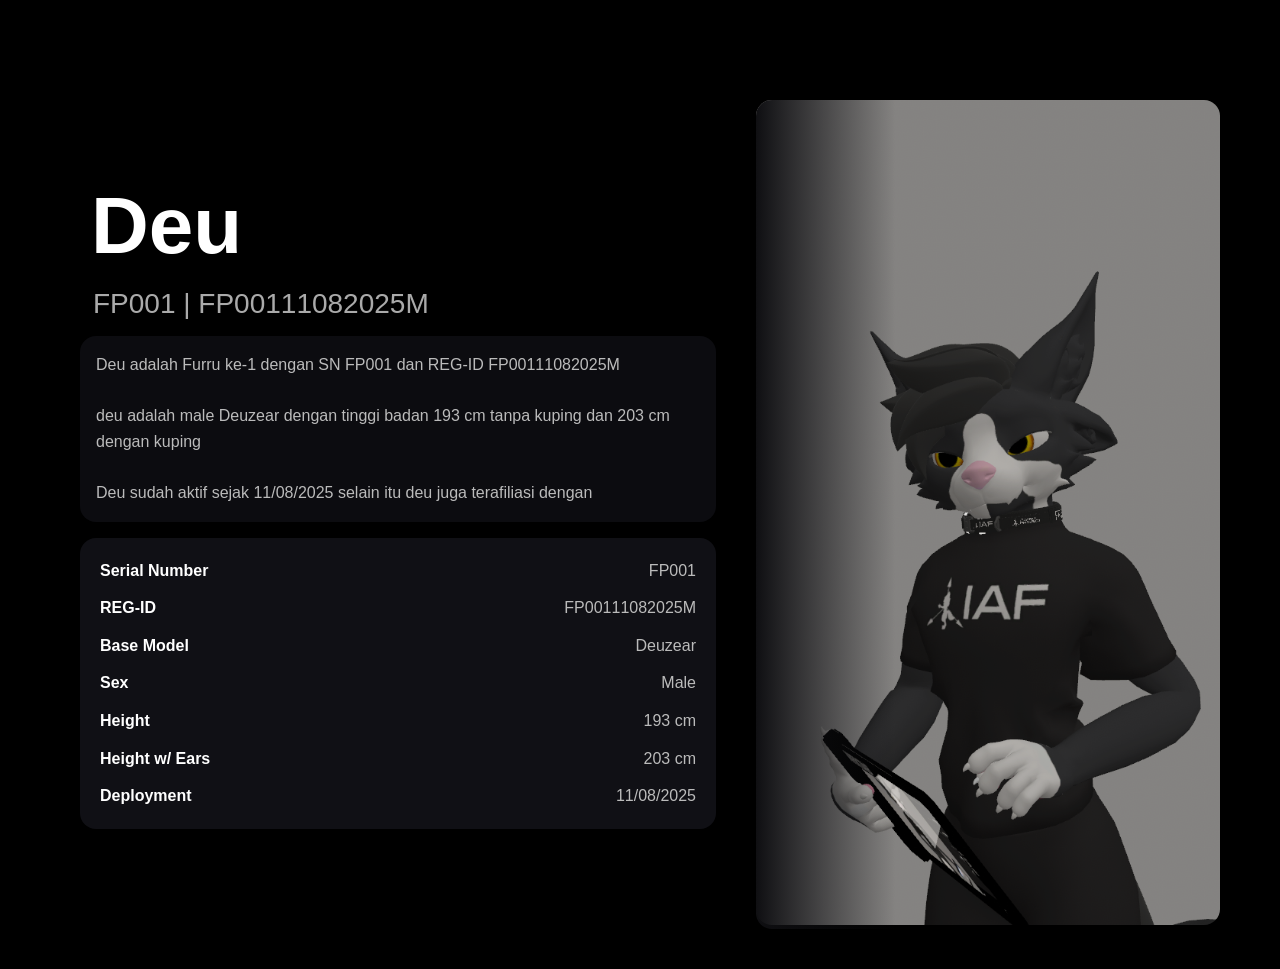
<file: test/id copy.html>
<!DOCTYPE html>
<html lang="id">
<head>
<meta charset="UTF-8">
<meta name="viewport" content="width=device-width, initial-scale=1.0">
<title>FP001 | IAF</title>

<style>
* { box-sizing: border-box; }
body {
  margin: 0;
  font-family: Arial, Helvetica, sans-serif;
  background: #000000;
  color: #fff;
}

/* TOPBAR */
.topbar {
  position: fixed;
  top: 0;
  left: 0;
  width: 100%;
  padding: 15px 25px;
  display: flex;
  justify-content: space-between;
  align-items: center;
  z-index: 999;
  pointer-events: none;
}

.logo img {
  height: 36px;
  opacity: 0.9;
  pointer-events: auto;
}

.back-btn {
  pointer-events: auto;
  text-decoration: none;
  color: #fff;
  background: rgba(20,20,27,0.6);
  backdrop-filter: blur(6px);
  padding: 8px 16px;
  border-radius: 999px;
  font-size: 14px;
  transition: 0.2s;
}

.back-btn:hover {
  background: rgba(255,255,255,0.1);
}

/* HERO SIDE-BY-SIDE */
.hero {
  display: flex;
  flex-direction: row-reverse; /* foto di kanan */
  max-width: 1200px;
  margin: 100px auto 40px auto;
  gap: 40px;
  align-items: flex-start;
  padding: 0 20px;
}

.hero-photo {
  position: relative;
  width: 40%;
  flex-shrink: 0;
}

.hero-photo img {
  width: 100%;
  aspect-ratio: 9/16;
  object-fit: cover;
  border-radius: 16px;
  filter: brightness(0.9);
}

.hero-photo::after {
  content: "";
  position: absolute;
  inset: 0;
  background: linear-gradient(to right, #0f0f12 0%, transparent 30%);
  border-radius: 16px;
}


/* HERO INFO */
.hero-info {
  flex: 1;
  display: flex;
  flex-direction: column;
  justify-content: flex-start; /* biar teks mulai dari atas */
  gap: 16px;
  padding-left: 20px;
  margin-top: 80px; /* ini buat turun, ubah angkanya sesuai kebutuhan */
}

.hero-info h1 {
  font-size: 80px; /* nama lebih besar */
  margin: 0;
  margin-left: 11px;
}

.hero-info p.subtitle {
  font-size: 28px;
  color: #aaa;
  margin: 0;
  margin-left: 13px;
}

/* CARD UNTUK SEMUA INFO */
.hero-card {
  background: rgba(20,20,27,0.8);
  padding: 20px;
  border-radius: 16px;
  color: #bbb;
  line-height: 1.6;
  display: flex;
  flex-direction: column;
  gap: 12px;
}

.hero-card .field {
  display: flex;
  justify-content: space-between;
}

.hero-card .field strong {
  color: #fff;
}

/* DESKRIPSI DI ATAS CARD */
.hero-description {
  background: rgba(20,20,27,0.6);
  padding: 16px;
  border-radius: 16px;
  color: #bbb;
  line-height: 1.6;
  white-space: pre-line;
}

/* RESPONSIVE */
@media(max-width: 900px){
  .hero {
    flex-direction: column;
    margin-top: 120px;
  }
  .hero-photo {
    width: 100%;
  }
  .hero-photo::after {
    background: linear-gradient(to top, #0f0f12 0%, transparent 30%);
  }
  .hero-info h1 { font-size: 36px; }
  .hero-info p.subtitle { font-size: 16px; }
}
</style>
</head>

<body>

<!-- HERO SIDE-BY-SIDE -->
<section class="hero">
  <div class="hero-photo">
    <img src="" alt="">
  </div>
  <div class="hero-info">
    <h1></h1>
    <p class="subtitle"></p>
    <div class="hero-description" id="overview"></div>
    <div class="hero-card" id="info-card">
      <!-- info fields bakal di JS masukin sini -->
    </div>
  </div>
</section>

<script>
function generateDescription(fp){

  const unitNumber = parseInt(fp.sn.replace("FP","")) || "?";

  let affiliation = "";
  if(fp.subtitle){
    const parts = fp.subtitle.split("|");
    affiliation = parts[2]?.trim() || "NONE";
  }

  return `${fp.name} adalah Furru ke-${unitNumber} dengan SN ${fp.sn} dan REG-ID ${fp.reg}

${fp.name.toLowerCase()} adalah ${fp.sex.toLowerCase()} ${fp.model} dengan tinggi badan ${fp.height_no_ears} cm tanpa kuping dan ${fp.height_with_ears} cm dengan kuping 

${fp.name} sudah aktif sejak ${fp.deploy} selain itu ${fp.name.toLowerCase()} juga terafiliasi dengan ${affiliation}`;
}
function getUnitID(){
  const params = new URLSearchParams(window.location.search);
  return params.get("id") || "FP001";
}

async function loadFP(){
  const unitID = getUnitID();

  try {
    const response = await fetch("data.json");
    if(!response.ok) throw new Error("Fetch gagal");

    const data = await response.json();

    // fallback aman
    const fp = data?.personnel?.[unitID] || data?.personnel?.["FP001"];

    if(!fp) throw new Error("Data kosong");

    updateHero(fp);

  } catch(err) {
    console.error("Load error:", err);

    document.querySelector(".hero-info h1").textContent = "ERROR";
  }
}

function updateHero(fp){
  const heroImg = document.querySelector(".hero-photo img");
  const heroTitle = document.querySelector(".hero-info h1");
  const heroSub = document.querySelector(".hero-info .subtitle");
  const overview = document.getElementById("overview");
  const infoCard = document.getElementById("info-card");

  // === BASIC ===
  heroImg.src = "../" + (fp.profile || "img/default.png");
  heroImg.alt = fp.name || "profile";

  heroTitle.textContent = fp.name || fp.sn || "Unknown";
  heroSub.textContent = fp.subtitle || `${fp.sn} | ${fp.reg}`;

  overview.textContent = generateDescription(fp);

  // === CARD DATA ===
  const fields = [
    ["Serial Number", fp.sn],
    ["REG-ID", fp.reg],
    ["Base Model", fp.model],
    ["Sex", fp.sex],
    ["Height", fp.height_no_ears ? fp.height_no_ears + " cm" : null],
    ["Height w/ Ears", fp.height_with_ears ? fp.height_with_ears + " cm" : null],
    ["Deployment", fp.deploy]
  ];

  infoCard.innerHTML = "";

  fields.forEach(([label, value])=>{
    if(!value) return;

    const div = document.createElement("div");
    div.className = "field";
    div.innerHTML = `<strong>${label}</strong><span>${value}</span>`;
    infoCard.appendChild(div);
  });

  // === TITLE TAB ===
  document.title = `${fp.sn || "Unit"} | IAF`;

  console.log("Loaded:", fp);
}

loadFP();
</script>
</body>
</html>
</file>
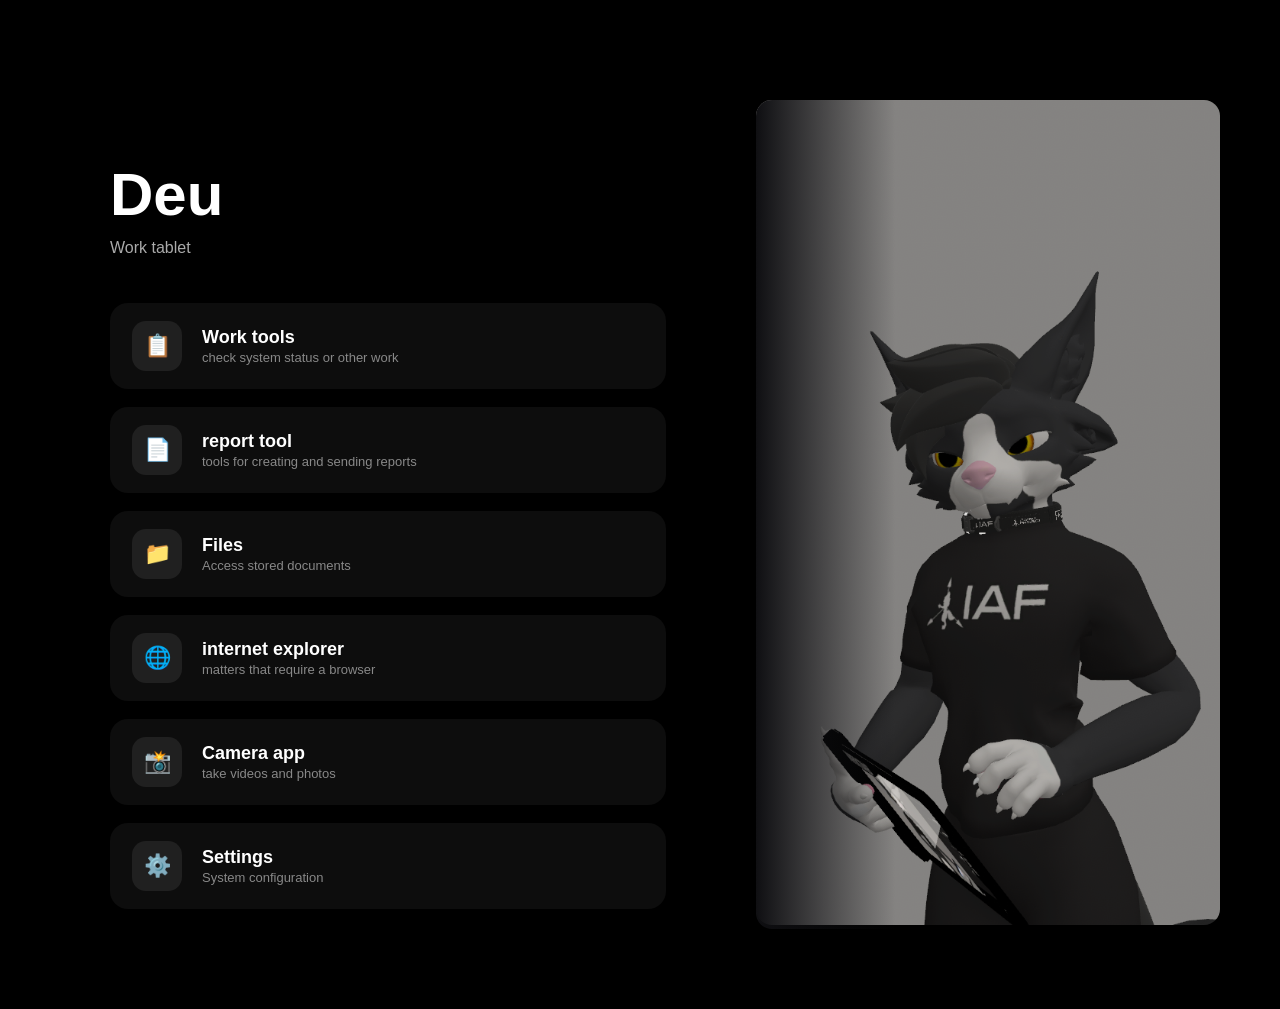
<file: test/tab copy.html>
<!DOCTYPE html>
<html lang="id">
<head>
<meta charset="UTF-8">
<meta name="viewport" content="width=device-width, initial-scale=1.0">
<title>IAF Tablet</title>

<style>
* { box-sizing: border-box; }

body {
  margin: 0;
  font-family: Arial, Helvetica, sans-serif;
  background: #000;
  color: #fff;
}


/* ===== HERO PHOTO ===== */
.hero {
  display: flex;
  flex-direction: row-reverse; /* foto di kanan */
  max-width: 1200px;
  margin: 100px auto 40px auto;
  gap: 40px;
  align-items: flex-start;
  padding: 0 20px;
}

.hero-photo {
  position: relative;
  width: 40%;
  flex-shrink: 0;
}

.hero-photo img {
  width: 100%;
  aspect-ratio: 9/16;
  object-fit: cover;
  border-radius: 16px;
  filter: brightness(0.9);
}

.hero-photo::after {
  content: "";
  position: absolute;
  inset: 0;
  background: linear-gradient(to right, #0f0f12 0%, transparent 30%);
  border-radius: 16px;
}

/* ===== APP LIST AREA ===== */
.app-panel {
  flex: 1;
  padding: 60px 50px;
  display: flex;
  flex-direction: column;
  gap: 30px;
  overflow-y: auto;
}

/* HEADER */
.panel-header h1 {
  font-size: 60px;
  margin: 0;
}

.panel-header p {
  color: #aaa;
  margin-top: 10px;
}

/* ===== APP LIST ===== */
.app-list {
  display: flex;
  flex-direction: column;
  gap: 18px;
}

.app-item {
  display: flex;
  align-items: center;
  gap: 20px;
  padding: 18px 22px;
  border-radius: 18px;
  background: rgba(255,255,255,0.05);
  backdrop-filter: blur(10px);
  cursor: pointer;
  transition: 0.2s;
}

.app-item:hover {
  background: rgba(255,255,255,0.12);
  transform: translateX(5px);
}

.app-icon {
  width: 50px;
  height: 50px;
  border-radius: 14px;
  background: rgba(255,255,255,0.08);
  display: flex;
  align-items: center;
  justify-content: center;
  font-size: 22px;
}

.app-info h3 {
  margin: 0;
  font-size: 18px;
}

.app-info span {
  font-size: 13px;
  color: #888;
}

/* ===== RESPONSIVE ===== */
@media(max-width: 900px){
  .hero {
    flex-direction: column;
  }
  .hero-photo {
    width: 100%;
    height: 40vh;
  }
}
</style>
</head>

<body>

<section class="hero">

  <!-- HERO PHOTO -->
  <div class="hero-photo">
    <img src="" alt="">
  </div>

  <!-- APP PANEL -->
  <div class="app-panel">

    <div class="panel-header">
      <h1 id="unit-name">WRKTAB</h1>
      <p>Work tablet</p>
    </div>

    <div class="app-list">

      <div class="app-item">
        <div class="app-icon">📋</div>
        <div class="app-info">
          <h3>Work tools</h3>
          <span>check system status or other work</span>
        </div>
      </div>

      <div class="app-item">
        <div class="app-icon">📄</div>
        <div class="app-info">
          <h3>report tool</h3>
          <span>tools for creating and sending reports</span>
        </div>
      </div>
    
      <div class="app-item">
        <div class="app-icon">📁</div>
        <div class="app-info">
          <h3>Files</h3>
          <span>Access stored documents</span>
        </div>
      </div>

      <div class="app-item">
        <div class="app-icon">🌐</div>
        <div class="app-info">
          <h3>internet explorer</h3>
          <span>matters that require a browser</span>
        </div>
      </div>

      <div class="app-item">
        <div class="app-icon">📸</div>
        <div class="app-info">
          <h3>Camera app</h3>
          <span>take videos and photos</span>
        </div>
      </div>

      <div class="app-item">
        <div class="app-icon">⚙️</div>
        <div class="app-info">
          <h3>Settings</h3>
          <span>System configuration</span>
        </div>
      </div>

    </div>

  </div>

</section>

<script>
function getUnitID(){
  const params = new URLSearchParams(window.location.search);
  return params.get("id") || "FP001";
}

async function loadFP(){
  const unitID = getUnitID();

  try {
    const response = await fetch("data.json");

    if(!response.ok){
      throw new Error("JSON gagal di-load");
    }

    const data = await response.json();

    // fallback aman
    const fp = data?.personnel?.[unitID] || data?.personnel?.["FP001"];

    if(!fp){
      throw new Error("Data tidak ditemukan");
    }

    updateUI(fp);

  } catch(err) {
    console.error("ERROR:", err);
    document.getElementById("unit-name").textContent = "ERROR";
  }
}

function updateUI(fp){
  const img = document.querySelector(".hero-photo img");
  const name = document.getElementById("unit-name");

  // === FIX PATH (ini penting 🔥) ===
  let imgPath = fp.profile || "img/default.png";

  // kalau HTML ada di /pages/, ini biar ga salah folder
  if(!imgPath.startsWith("http") && !imgPath.startsWith("/")){
    imgPath = "../" + imgPath;
  }

  // === APPLY ===
  img.src = imgPath;
  img.alt = fp.name || "profile";

  name.textContent = fp.name || fp.sn || "IAF Tablet";

  document.title = `${fp.sn || "Unit"} | IAF Tablet`;

  console.log("Loaded:", fp);
  console.log("IMG:", imgPath);
}

loadFP();
</script>

</body>
</html>
</file>
